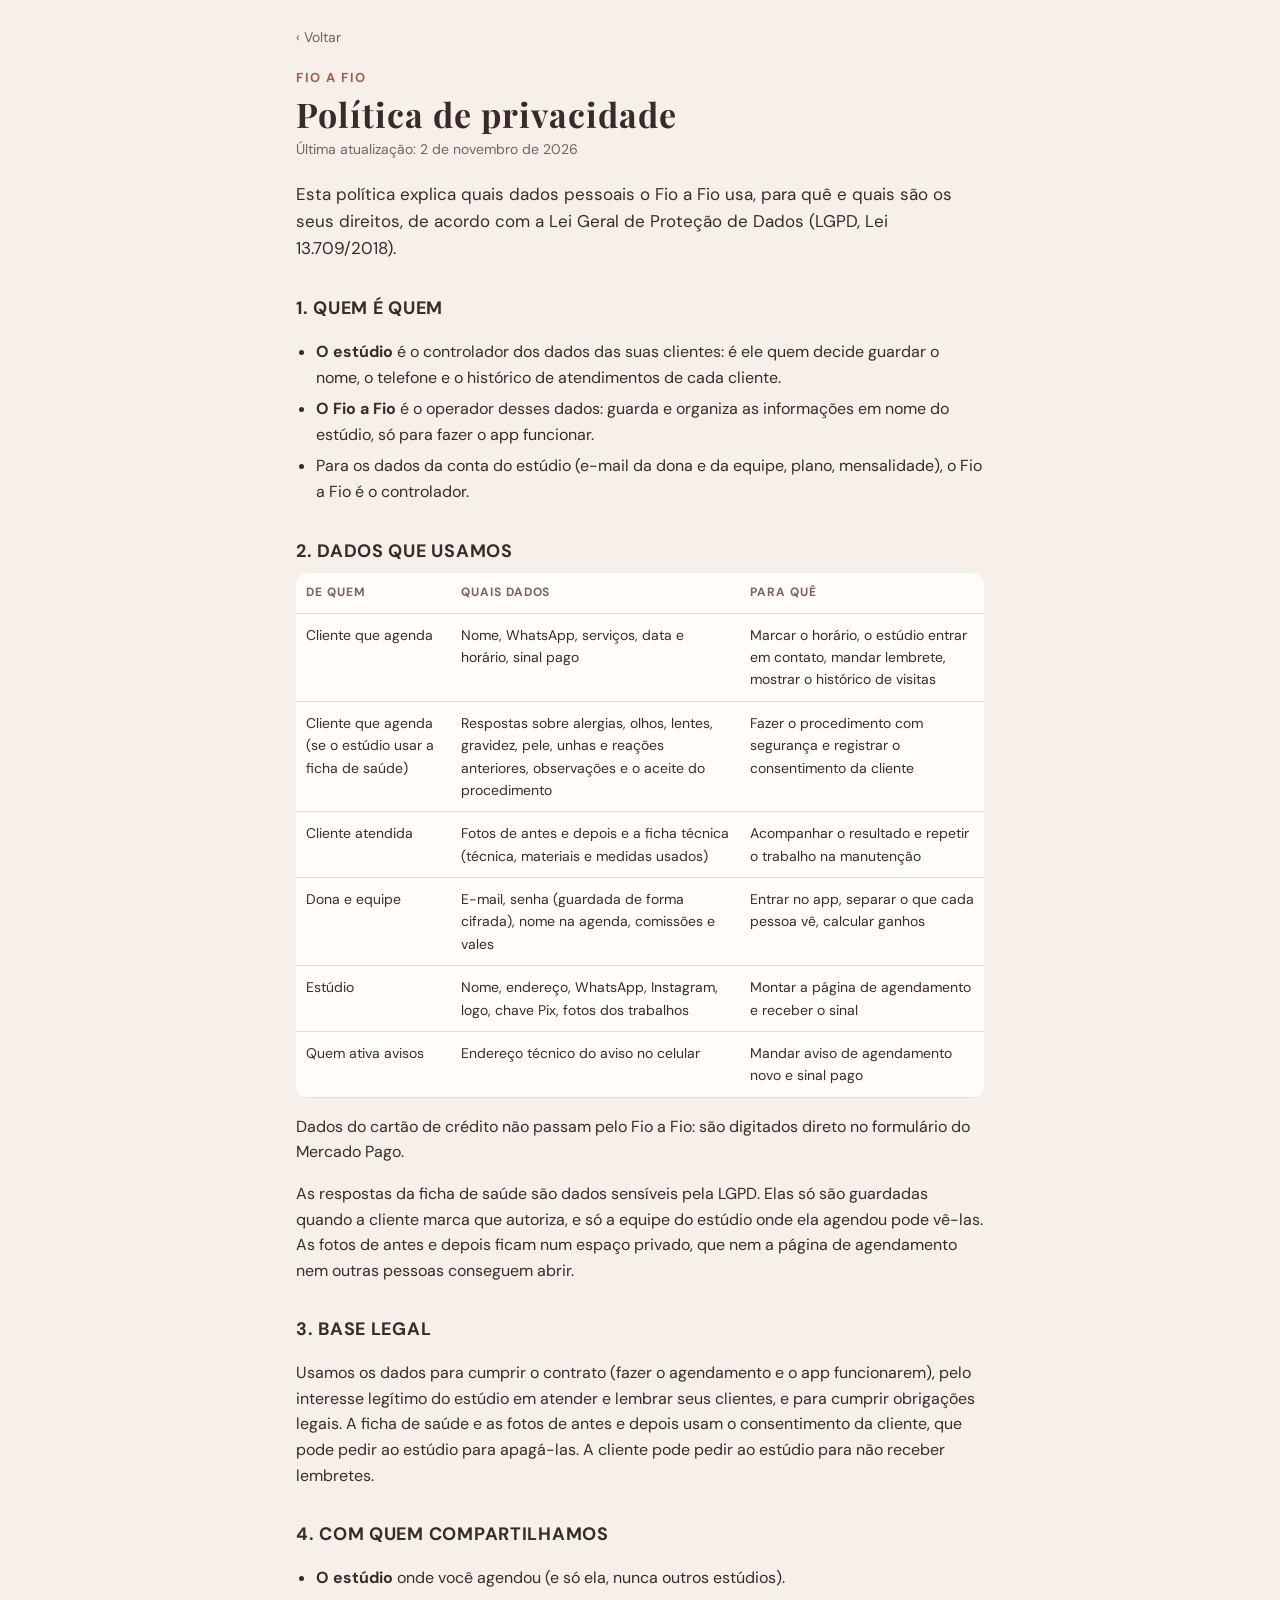
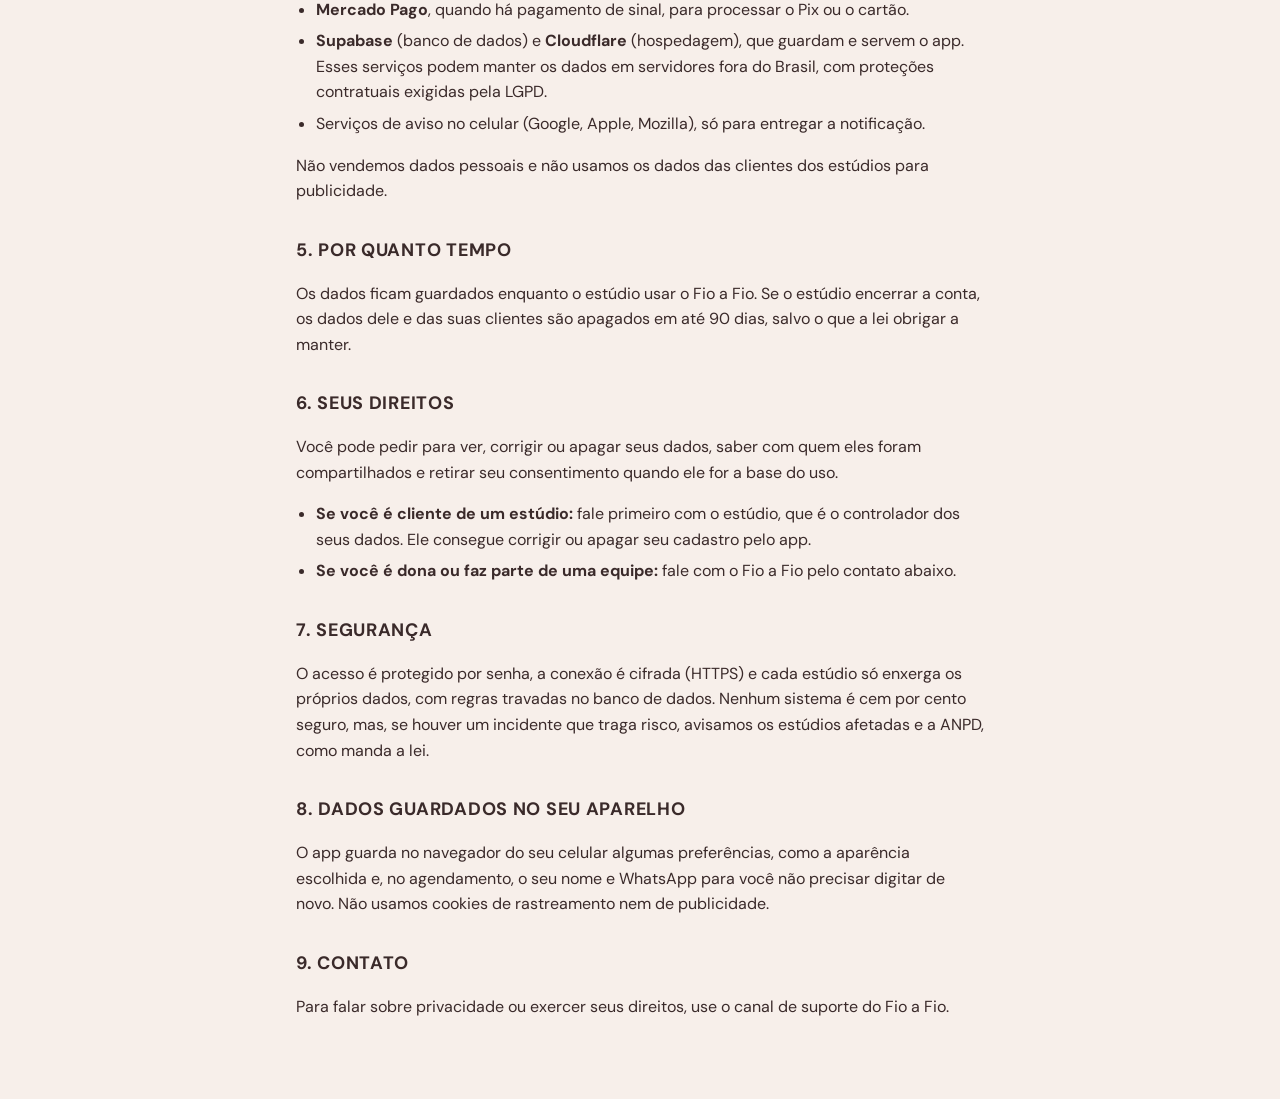
<file: privacidade.html>
<!doctype html>
<html lang="pt-BR">
<head>
<meta charset="utf-8">
<meta name="viewport" content="width=device-width, initial-scale=1, viewport-fit=cover">
<meta name="theme-color" content="#F7EFEA">
<title>Política de privacidade · Fio a Fio</title>
<link rel="icon" type="image/png" sizes="32x32" href="favicon-32.png?v=6">
<link rel="preconnect" href="https://fonts.googleapis.com">
<link rel="preconnect" href="https://fonts.gstatic.com" crossorigin>
<link rel="stylesheet" href="https://fonts.googleapis.com/css2?family=DM+Sans:opsz,wght@9..40,400;9..40,500;9..40,600;9..40,700&family=Playfair+Display:ital,wght@0,500;0,600;0,700;1,500;1,600&display=swap">
<link rel="stylesheet" href="legal.css">
</head>
<body>
<main class="doc">
  <a class="volta" href="javascript:history.back()">‹ Voltar</a>
  <p class="marca">Fio a Fio</p>
  <h1>Política de privacidade</h1>
  <p class="data">Última atualização: 2 de novembro de 2026</p>

  <p class="lead">Esta política explica quais dados pessoais o Fio a Fio usa, para quê e quais são os seus direitos, de acordo com a Lei Geral de Proteção de Dados (LGPD, Lei 13.709/2018).</p>

  <h2>1. Quem é quem</h2>
  <ul>
    <li><b>O estúdio</b> é o controlador dos dados das suas clientes: é ele quem decide guardar o nome, o telefone e o histórico de atendimentos de cada cliente.</li>
    <li><b>O Fio a Fio</b> é o operador desses dados: guarda e organiza as informações em nome do estúdio, só para fazer o app funcionar.</li>
    <li>Para os dados da conta do estúdio (e-mail da dona e da equipe, plano, mensalidade), o Fio a Fio é o controlador.</li>
  </ul>

  <h2>2. Dados que usamos</h2>
  <table>
    <thead><tr><th>De quem</th><th>Quais dados</th><th>Para quê</th></tr></thead>
    <tbody>
      <tr><td>Cliente que agenda</td><td>Nome, WhatsApp, serviços, data e horário, sinal pago</td><td>Marcar o horário, o estúdio entrar em contato, mandar lembrete, mostrar o histórico de visitas</td></tr>
      <tr><td>Cliente que agenda (se o estúdio usar a ficha de saúde)</td><td>Respostas sobre alergias, olhos, lentes, gravidez, pele, unhas e reações anteriores, observações e o aceite do procedimento</td><td>Fazer o procedimento com segurança e registrar o consentimento da cliente</td></tr>
      <tr><td>Cliente atendida</td><td>Fotos de antes e depois e a ficha técnica (técnica, materiais e medidas usados)</td><td>Acompanhar o resultado e repetir o trabalho na manutenção</td></tr>
      <tr><td>Dona e equipe</td><td>E-mail, senha (guardada de forma cifrada), nome na agenda, comissões e vales</td><td>Entrar no app, separar o que cada pessoa vê, calcular ganhos</td></tr>
      <tr><td>Estúdio</td><td>Nome, endereço, WhatsApp, Instagram, logo, chave Pix, fotos dos trabalhos</td><td>Montar a página de agendamento e receber o sinal</td></tr>
      <tr><td>Quem ativa avisos</td><td>Endereço técnico do aviso no celular</td><td>Mandar aviso de agendamento novo e sinal pago</td></tr>
    </tbody>
  </table>
  <p>Dados do cartão de crédito não passam pelo Fio a Fio: são digitados direto no formulário do Mercado Pago.</p>
  <p>As respostas da ficha de saúde são dados sensíveis pela LGPD. Elas só são guardadas quando a cliente marca que autoriza, e só a equipe do estúdio onde ela agendou pode vê-las. As fotos de antes e depois ficam num espaço privado, que nem a página de agendamento nem outras pessoas conseguem abrir.</p>

  <h2>3. Base legal</h2>
  <p>Usamos os dados para cumprir o contrato (fazer o agendamento e o app funcionarem), pelo interesse legítimo do estúdio em atender e lembrar seus clientes, e para cumprir obrigações legais. A ficha de saúde e as fotos de antes e depois usam o consentimento da cliente, que pode pedir ao estúdio para apagá-las. A cliente pode pedir ao estúdio para não receber lembretes.</p>

  <h2>4. Com quem compartilhamos</h2>
  <ul>
    <li><b>O estúdio</b> onde você agendou (e só ela, nunca outros estúdios).</li>
    <li><b>Mercado Pago</b>, quando há pagamento de sinal, para processar o Pix ou o cartão.</li>
    <li><b>Supabase</b> (banco de dados) e <b>Cloudflare</b> (hospedagem), que guardam e servem o app. Esses serviços podem manter os dados em servidores fora do Brasil, com proteções contratuais exigidas pela LGPD.</li>
    <li>Serviços de aviso no celular (Google, Apple, Mozilla), só para entregar a notificação.</li>
  </ul>
  <p>Não vendemos dados pessoais e não usamos os dados das clientes dos estúdios para publicidade.</p>

  <h2>5. Por quanto tempo</h2>
  <p>Os dados ficam guardados enquanto o estúdio usar o Fio a Fio. Se o estúdio encerrar a conta, os dados dele e das suas clientes são apagados em até 90 dias, salvo o que a lei obrigar a manter.</p>

  <h2>6. Seus direitos</h2>
  <p>Você pode pedir para ver, corrigir ou apagar seus dados, saber com quem eles foram compartilhados e retirar seu consentimento quando ele for a base do uso.</p>
  <ul>
    <li><b>Se você é cliente de um estúdio:</b> fale primeiro com o estúdio, que é o controlador dos seus dados. Ele consegue corrigir ou apagar seu cadastro pelo app.</li>
    <li><b>Se você é dona ou faz parte de uma equipe:</b> fale com o Fio a Fio pelo contato abaixo.</li>
  </ul>

  <h2>7. Segurança</h2>
  <p>O acesso é protegido por senha, a conexão é cifrada (HTTPS) e cada estúdio só enxerga os próprios dados, com regras travadas no banco de dados. Nenhum sistema é cem por cento seguro, mas, se houver um incidente que traga risco, avisamos os estúdios afetadas e a ANPD, como manda a lei.</p>

  <h2>8. Dados guardados no seu aparelho</h2>
  <p>O app guarda no navegador do seu celular algumas preferências, como a aparência escolhida e, no agendamento, o seu nome e WhatsApp para você não precisar digitar de novo. Não usamos cookies de rastreamento nem de publicidade.</p>

  <h2>9. Contato</h2>
  <p data-contato>Para falar sobre privacidade ou exercer seus direitos, use o canal de suporte do Fio a Fio.</p>
</main>
<script src="legal.js"></script>
</body>
</html>
</file>
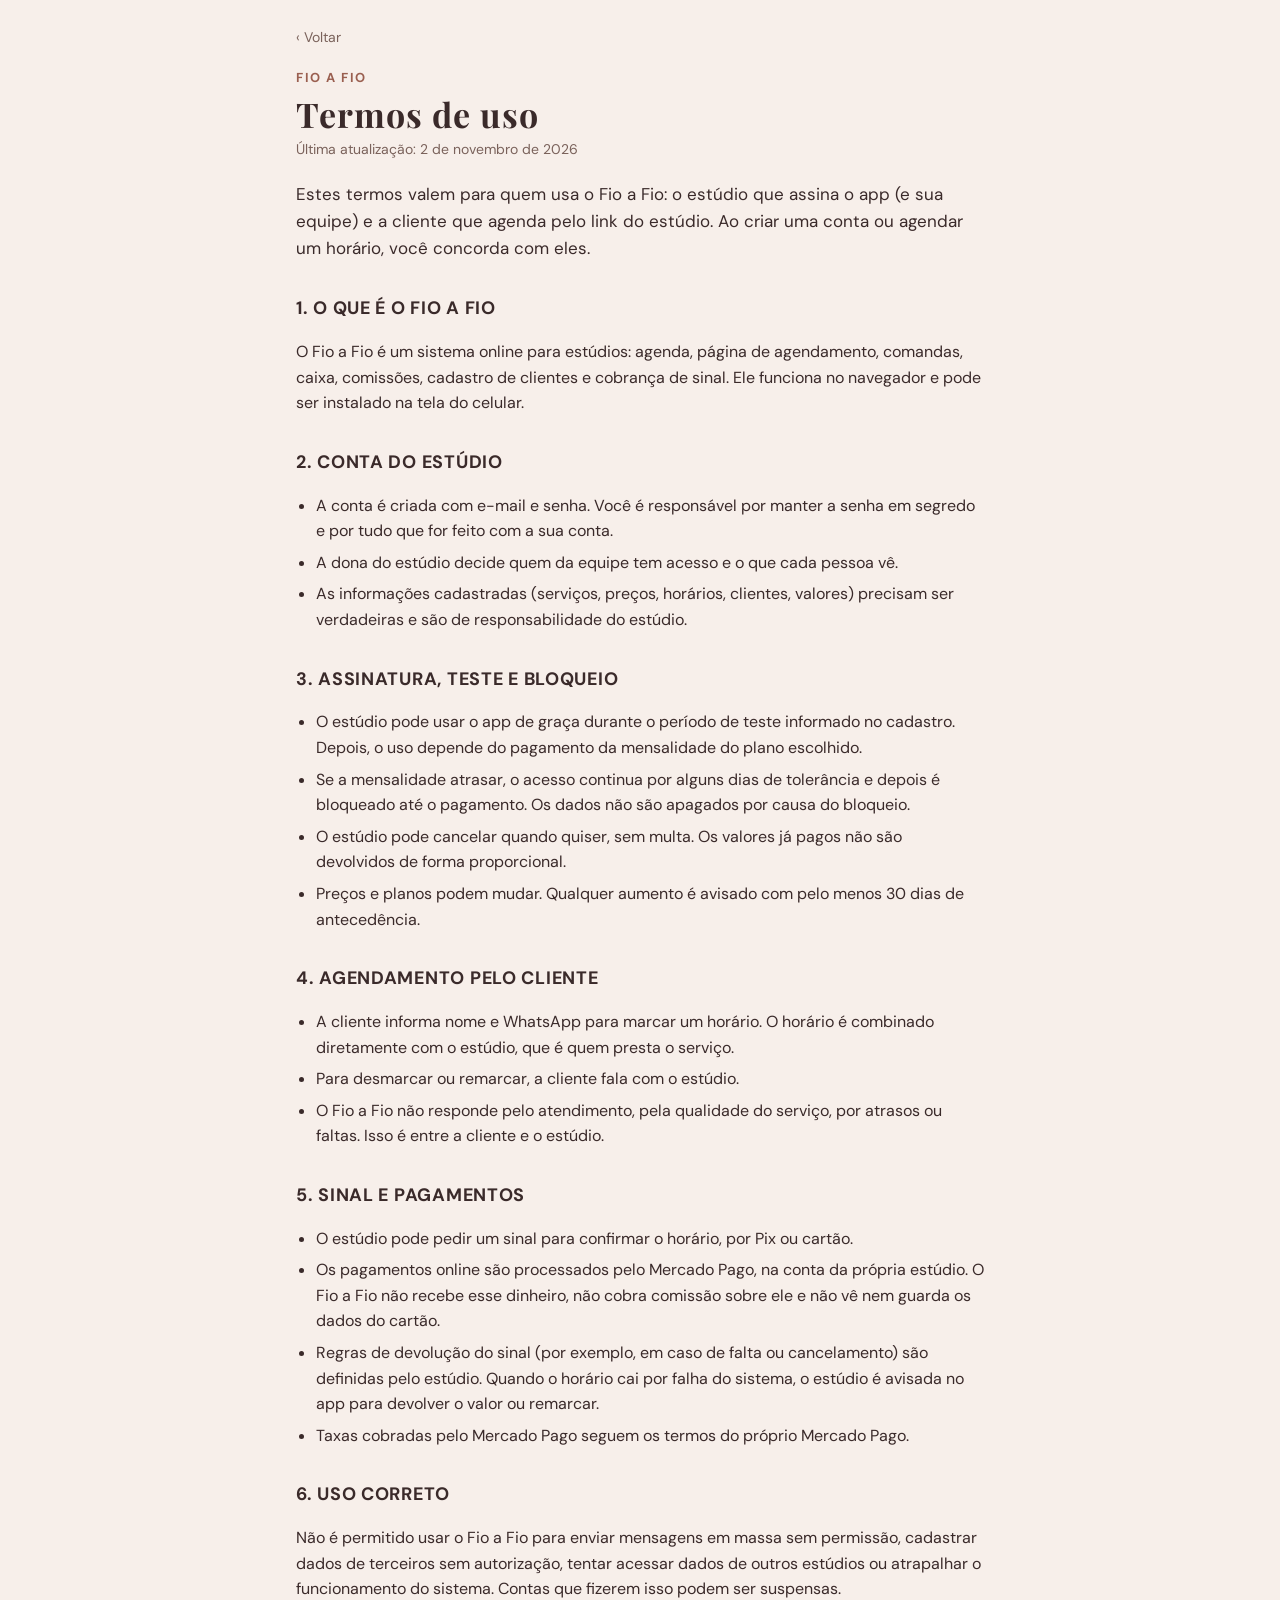
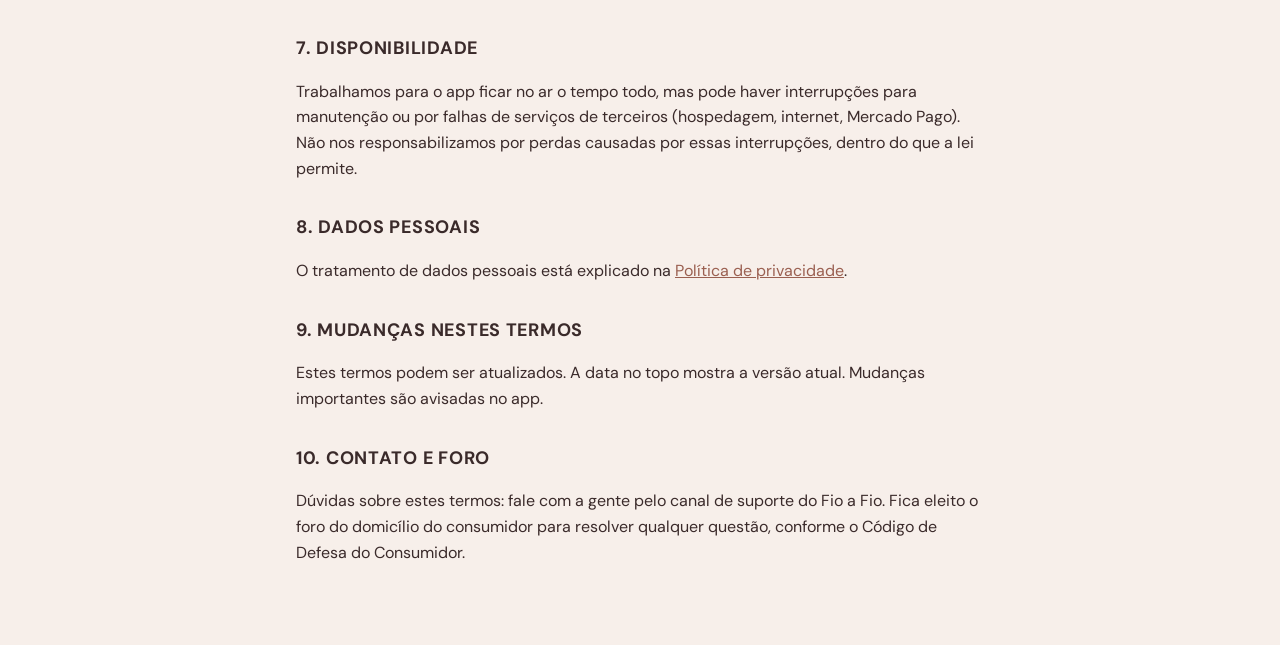
<file: termos.html>
<!doctype html>
<html lang="pt-BR">
<head>
<meta charset="utf-8">
<meta name="viewport" content="width=device-width, initial-scale=1, viewport-fit=cover">
<meta name="theme-color" content="#F7EFEA">
<title>Termos de uso · Fio a Fio</title>
<link rel="icon" type="image/png" sizes="32x32" href="favicon-32.png?v=6">
<link rel="preconnect" href="https://fonts.googleapis.com">
<link rel="preconnect" href="https://fonts.gstatic.com" crossorigin>
<link rel="stylesheet" href="https://fonts.googleapis.com/css2?family=DM+Sans:opsz,wght@9..40,400;9..40,500;9..40,600;9..40,700&family=Playfair+Display:ital,wght@0,500;0,600;0,700;1,500;1,600&display=swap">
<link rel="stylesheet" href="legal.css">
</head>
<body>
<main class="doc">
  <a class="volta" href="javascript:history.back()">‹ Voltar</a>
  <p class="marca">Fio a Fio</p>
  <h1>Termos de uso</h1>
  <p class="data">Última atualização: 2 de novembro de 2026</p>

  <p class="lead">Estes termos valem para quem usa o Fio a Fio: o estúdio que assina o app (e sua equipe) e a cliente que agenda pelo link do estúdio. Ao criar uma conta ou agendar um horário, você concorda com eles.</p>

  <h2>1. O que é o Fio a Fio</h2>
  <p>O Fio a Fio é um sistema online para estúdios: agenda, página de agendamento, comandas, caixa, comissões, cadastro de clientes e cobrança de sinal. Ele funciona no navegador e pode ser instalado na tela do celular.</p>

  <h2>2. Conta do estúdio</h2>
  <ul>
    <li>A conta é criada com e-mail e senha. Você é responsável por manter a senha em segredo e por tudo que for feito com a sua conta.</li>
    <li>A dona do estúdio decide quem da equipe tem acesso e o que cada pessoa vê.</li>
    <li>As informações cadastradas (serviços, preços, horários, clientes, valores) precisam ser verdadeiras e são de responsabilidade do estúdio.</li>
  </ul>

  <h2>3. Assinatura, teste e bloqueio</h2>
  <ul>
    <li>O estúdio pode usar o app de graça durante o período de teste informado no cadastro. Depois, o uso depende do pagamento da mensalidade do plano escolhido.</li>
    <li>Se a mensalidade atrasar, o acesso continua por alguns dias de tolerância e depois é bloqueado até o pagamento. Os dados não são apagados por causa do bloqueio.</li>
    <li>O estúdio pode cancelar quando quiser, sem multa. Os valores já pagos não são devolvidos de forma proporcional.</li>
    <li>Preços e planos podem mudar. Qualquer aumento é avisado com pelo menos 30 dias de antecedência.</li>
  </ul>

  <h2>4. Agendamento pelo cliente</h2>
  <ul>
    <li>A cliente informa nome e WhatsApp para marcar um horário. O horário é combinado diretamente com o estúdio, que é quem presta o serviço.</li>
    <li>Para desmarcar ou remarcar, a cliente fala com o estúdio.</li>
    <li>O Fio a Fio não responde pelo atendimento, pela qualidade do serviço, por atrasos ou faltas. Isso é entre a cliente e o estúdio.</li>
  </ul>

  <h2>5. Sinal e pagamentos</h2>
  <ul>
    <li>O estúdio pode pedir um sinal para confirmar o horário, por Pix ou cartão.</li>
    <li>Os pagamentos online são processados pelo Mercado Pago, na conta da própria estúdio. O Fio a Fio não recebe esse dinheiro, não cobra comissão sobre ele e não vê nem guarda os dados do cartão.</li>
    <li>Regras de devolução do sinal (por exemplo, em caso de falta ou cancelamento) são definidas pelo estúdio. Quando o horário cai por falha do sistema, o estúdio é avisada no app para devolver o valor ou remarcar.</li>
    <li>Taxas cobradas pelo Mercado Pago seguem os termos do próprio Mercado Pago.</li>
  </ul>

  <h2>6. Uso correto</h2>
  <p>Não é permitido usar o Fio a Fio para enviar mensagens em massa sem permissão, cadastrar dados de terceiros sem autorização, tentar acessar dados de outros estúdios ou atrapalhar o funcionamento do sistema. Contas que fizerem isso podem ser suspensas.</p>

  <h2>7. Disponibilidade</h2>
  <p>Trabalhamos para o app ficar no ar o tempo todo, mas pode haver interrupções para manutenção ou por falhas de serviços de terceiros (hospedagem, internet, Mercado Pago). Não nos responsabilizamos por perdas causadas por essas interrupções, dentro do que a lei permite.</p>

  <h2>8. Dados pessoais</h2>
  <p>O tratamento de dados pessoais está explicado na <a href="privacidade.html">Política de privacidade</a>.</p>

  <h2>9. Mudanças nestes termos</h2>
  <p>Estes termos podem ser atualizados. A data no topo mostra a versão atual. Mudanças importantes são avisadas no app.</p>

  <h2>10. Contato e foro</h2>
  <p><span data-contato>Dúvidas sobre estes termos: fale com a gente pelo canal de suporte do Fio a Fio.</span> Fica eleito o foro do domicílio do consumidor para resolver qualquer questão, conforme o Código de Defesa do Consumidor.</p>
</main>
<script src="legal.js"></script>
</body>
</html>
</file>
<file: legal.css>
/* Páginas de termos e privacidade: texto longo, uma coluna, mesmo visual do app. */
:root{color-scheme:dark;--bg:#151012;--surface:#1E181B;--line:#352B30;--fg:#F6ECE8;--muted:#BBA9A3;--accent:#C98B7B}
@media (prefers-color-scheme: light){:root{color-scheme:light;--bg:#F7EFEA;--surface:#FFFCFA;--line:#EADBD3;--fg:#3A2A2A;--muted:#7A625B;--accent:#9A5F50}}
*{box-sizing:border-box}
body{margin:0;background:var(--bg);color:var(--fg);font-family:'DM Sans',system-ui,-apple-system,'Segoe UI',sans-serif;font-size:16px;line-height:1.6}
.doc{max-width:720px;margin:0 auto;padding:24px 16px 64px}
.volta{display:inline-block;color:var(--muted);text-decoration:none;font-size:14px;margin-bottom:20px}
.marca{margin:0;font-weight:700;letter-spacing:.12em;text-transform:uppercase;font-size:13px;color:var(--accent)}
h1{font-family:'Playfair Display',Georgia,serif;text-transform:none!important;font-size:34px;line-height:1.15;margin:6px 0 4px;text-transform:uppercase;letter-spacing:.03em}
.data{margin:0 0 20px;color:var(--muted);font-size:14px}
.lead{font-size:17px}
h2{font-size:18px;margin:32px 0 8px;text-transform:uppercase;letter-spacing:.04em}
p,li{color:var(--fg)}
ul{padding-left:20px}
li{margin:6px 0}
a{color:var(--accent)}
table{width:100%;border-collapse:collapse;font-size:14px;margin:8px 0;background:var(--surface);border-radius:12px;overflow:hidden}
th,td{text-align:left;vertical-align:top;padding:10px;border-bottom:1px solid var(--line)}
th{font-size:12px;letter-spacing:.08em;text-transform:uppercase;color:var(--muted)}
@media (max-width:520px){table,thead,tbody,tr,th,td{display:block}thead{display:none}tr{border-bottom:1px solid var(--line);padding:6px 0}td{border:0;padding:4px 12px}td:first-child{font-weight:700;padding-top:10px}}
</file>
